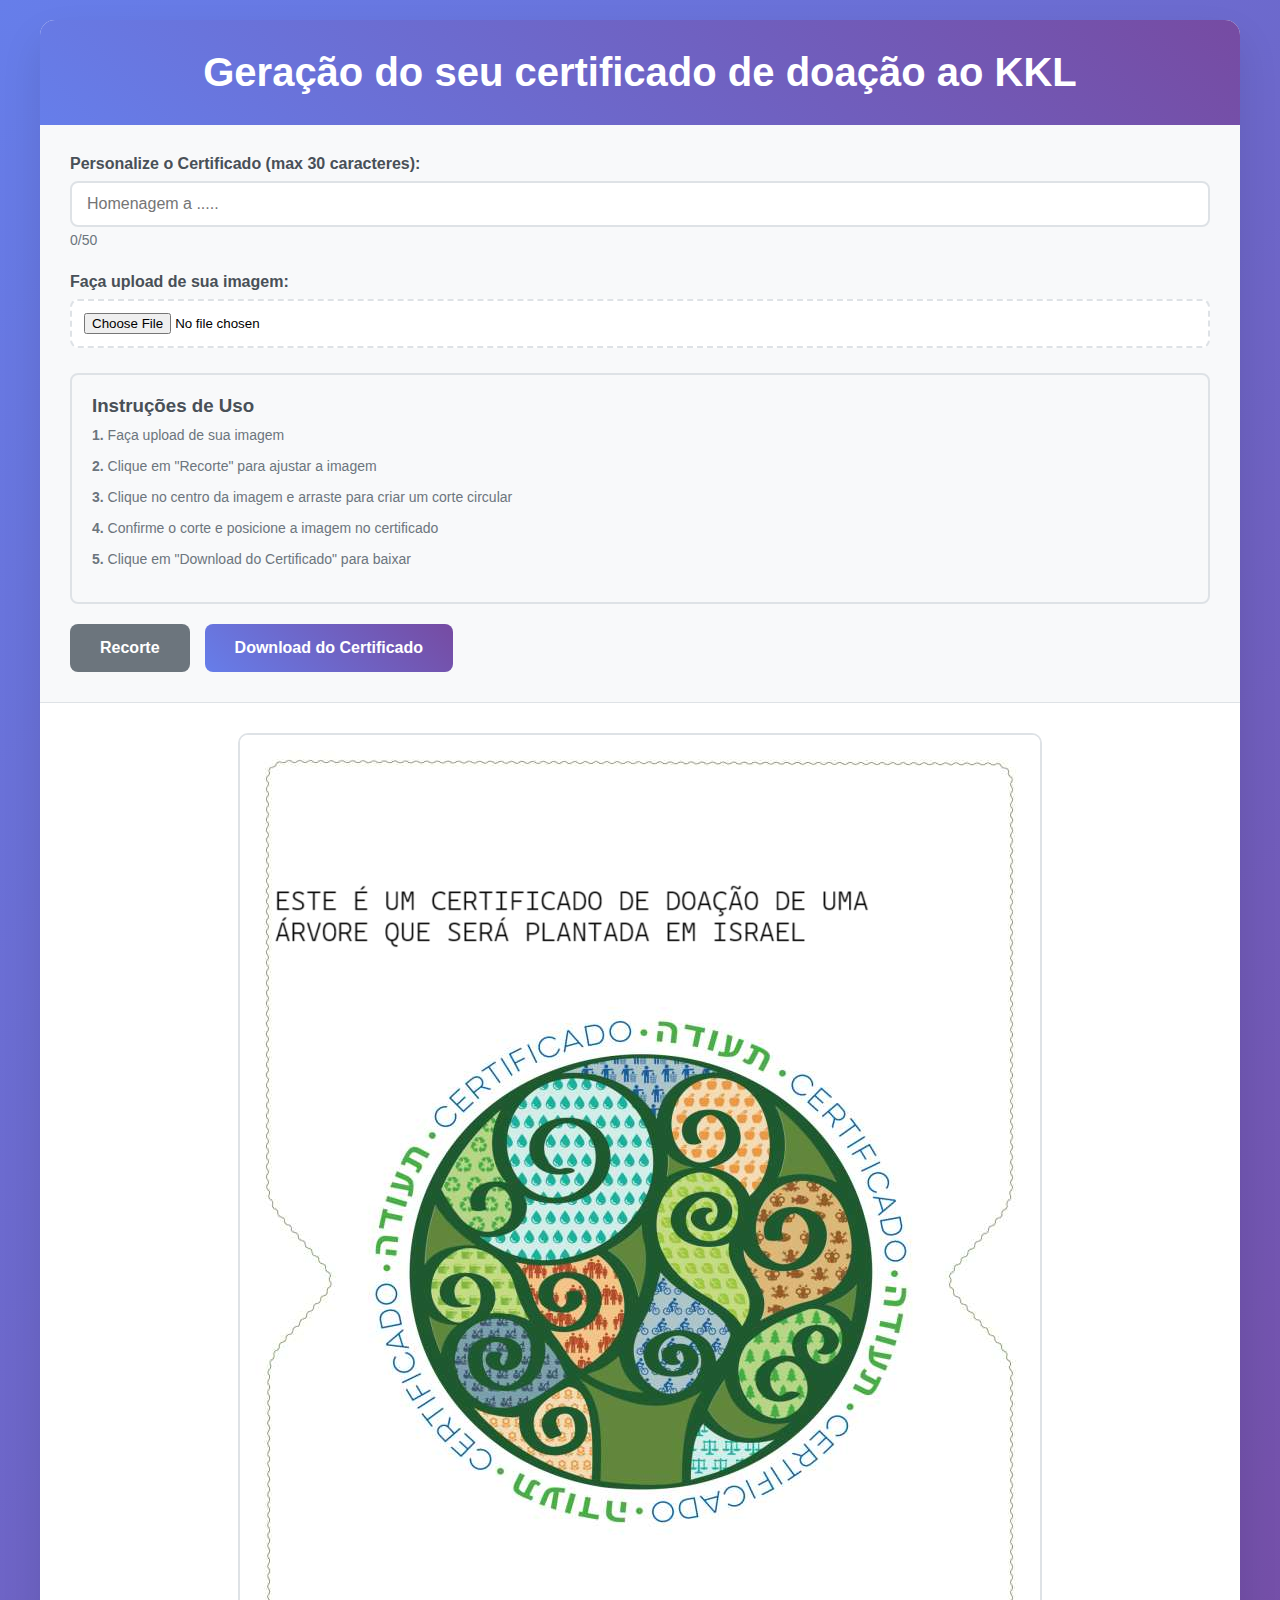
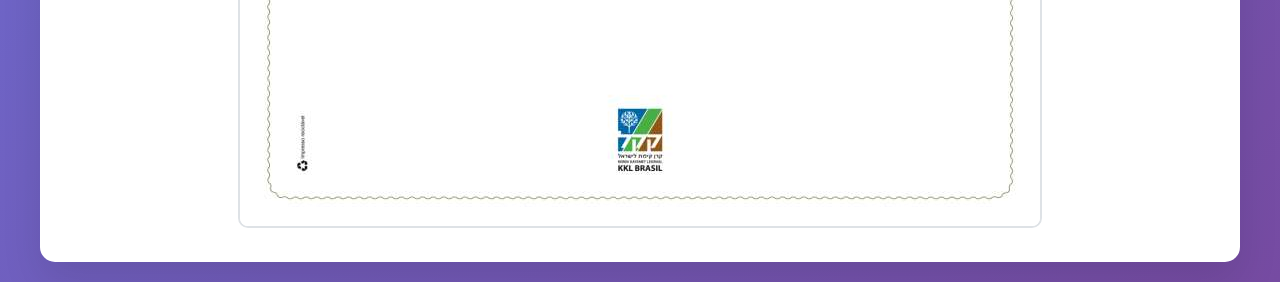
<file: index.html>
<!DOCTYPE html>
<html lang="en">
<head>
    <meta charset="UTF-8">
    <meta name="viewport" content="width=device-width, initial-scale=1.0">
    <title>Certificate Generator</title>
    <link rel="stylesheet" href="style.css">
</head>
<body>
    <div class="container">
        <h1>Geração do seu certificado de doação ao KKL</h1>
        
        <div class="controls">
            <div class="input-group">
                <label for="certificateText">Personalize o Certificado (max 30 caracteres):</label>
                <input type="text" id="certificateText" maxlength="50" placeholder="Homenagem a .....">
                <span class="char-counter">0/30</span>
            </div>
            
            <div class="input-group">
                <label for="imageUpload">Faça upload de sua imagem:</label>
                <input type="file" id="imageUpload" accept="image/*">
            </div>
            
            <div class="crop-controls" id="cropControls">
                <h3>Instruções de Uso</h3>
                <p><strong>1.</strong> Faça upload de sua imagem</p>
                <p><strong>2.</strong> Clique em "Recorte" para ajustar a imagem</p>
                <p><strong>3.</strong> Clique no centro da imagem e arraste para criar um corte circular</p>
                <p><strong>4.</strong> Confirme o corte e posicione a imagem no certificado</p>
                <p><strong>5.</strong> Clique em "Download do Certificado" para baixar</p>

                <div class="crop-buttons" id="cropButtons" style="display: none;">
                    <button id="confirmCropBtn">Confirme o  Corte</button>
                    <button id="cancelCropBtn">Cancele</button>
                </div>
            </div>
            
            <div class="action-buttons">
                <button id="cropBtn" disabled>Recorte</button>
                <button id="downloadBtn" disabled>Download do Certificado</button>
            </div>
        </div>
        
        <div class="certificate-preview">
            <canvas id="certificateCanvas" width="800" height="600"></canvas>
            <div id="dragHandle" class="drag-handle" style="display: none;"></div>
        </div>
    </div>
    
    <script src="script.js"></script>
</body>
</html>
</file>
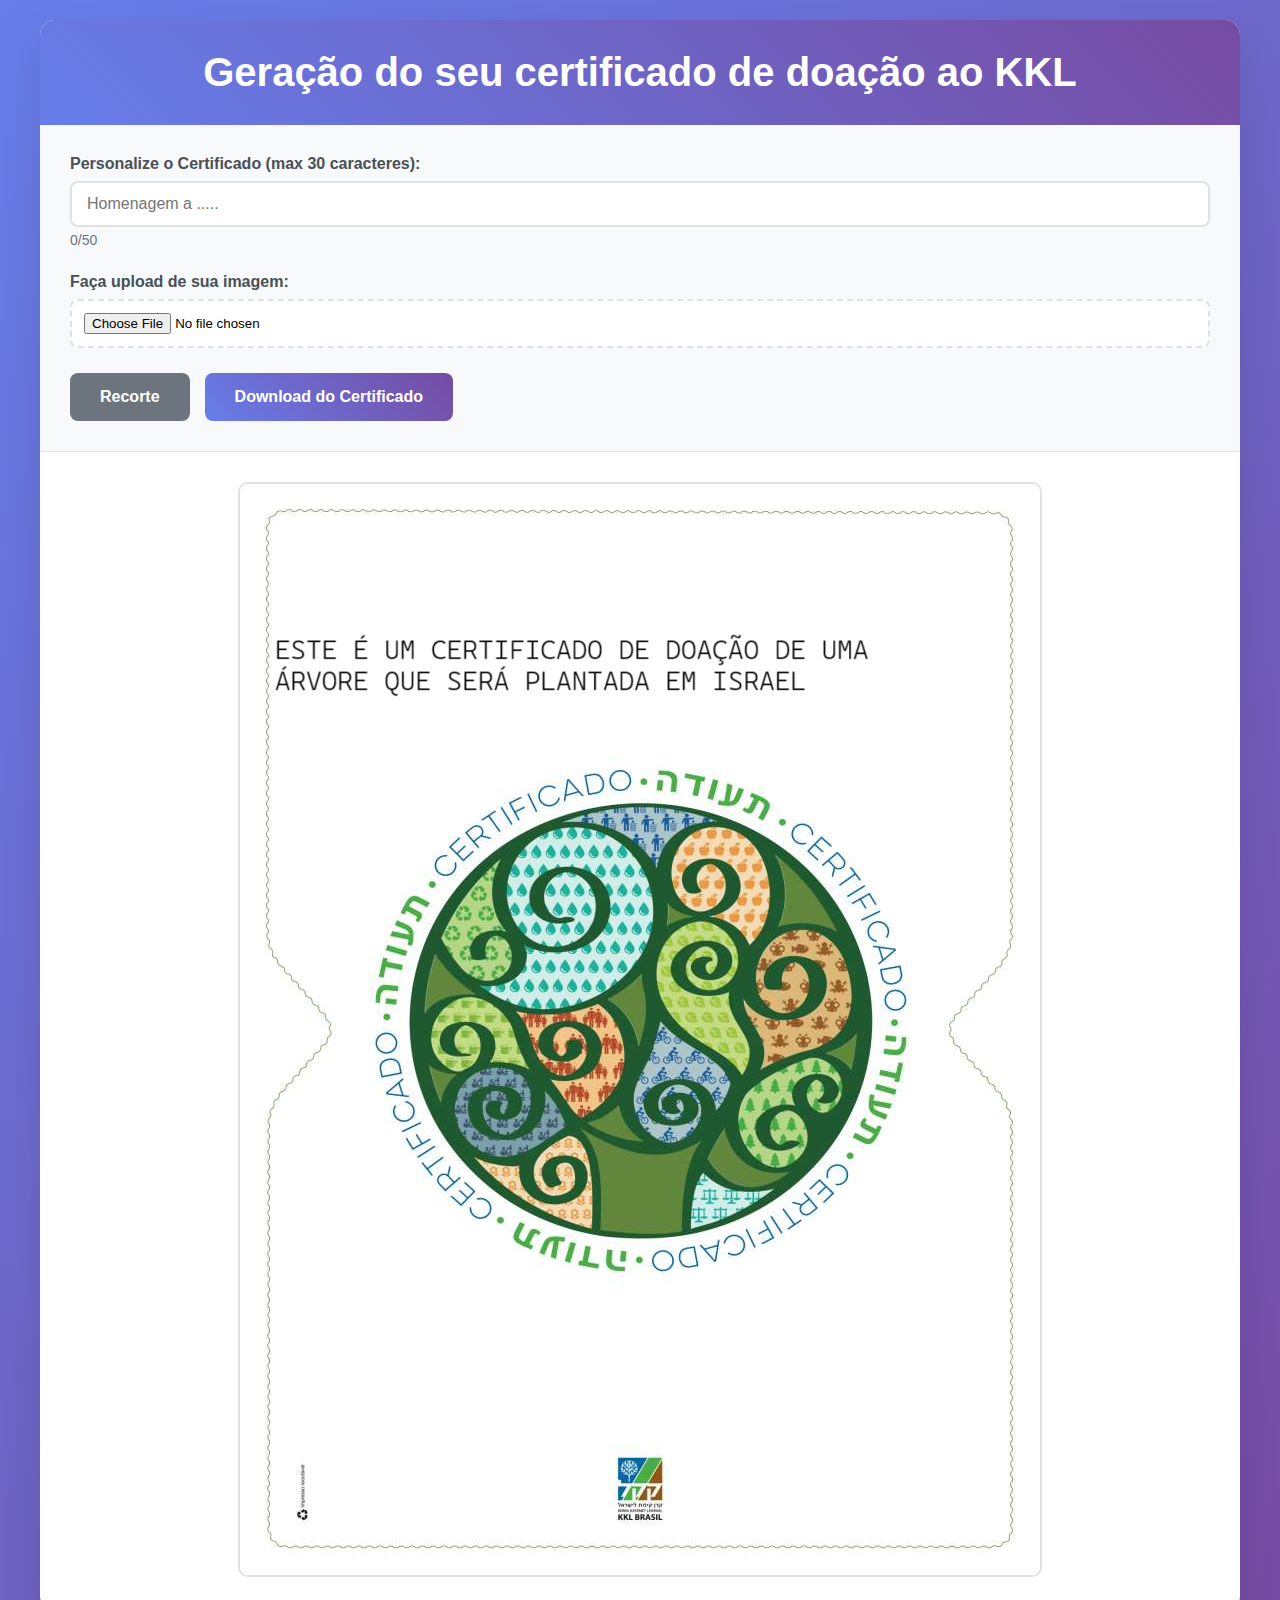
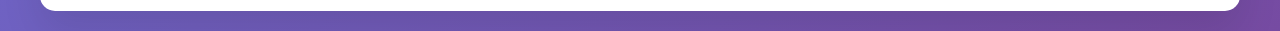
<file: index1.html>
<!DOCTYPE html>
<html lang="en">
<head>
    <meta charset="UTF-8">
    <meta name="viewport" content="width=device-width, initial-scale=1.0">
    <title>Certificate Generator</title>
    <link rel="stylesheet" href="style.css">
</head>
<body>
    <div class="container">
        <h1>Geração do seu certificado de doação ao KKL</h1>
        
        <div class="controls">
            <div class="input-group">
                <label for="certificateText">Personalize o Certificado (max 30 caracteres):</label>
                <input type="text" id="certificateText" maxlength="50" placeholder="Homenagem a .....">
                <span class="char-counter">0/30</span>
            </div>
            
            <div class="input-group">
                <label for="imageUpload">Faça upload de sua imagem:</label>
                <input type="file" id="imageUpload" accept="image/*">
            </div>
            
            <div class="crop-controls" id="cropControls" style="display: none;">
                <h3>Ajuste da Imagem (Círculo)</h3>
                <p>Clique e arreste para criar um corte circular em torno da área que deseja recortar.</p>
                <p>Após clicar em "Confirme o Corte", você poderá posicionar a imagem no certificado.</p>
                <p>Finalmente, clique em "Download do Certificado" para baixar o certificado finalizado.</p>

                <div class="crop-buttons">
                    <button id="confirmCropBtn">Confirme o  Corte</button>
                    <button id="cancelCropBtn">Cancele</button>
                </div>
            </div>
            
            <div class="action-buttons">
                <button id="cropBtn" disabled>Recorte</button>
                <button id="downloadBtn" disabled>Download do Certificado</button>
            </div>
        </div>
        
        <div class="certificate-preview">
            <canvas id="certificateCanvas" width="800" height="600"></canvas>
            <div id="dragHandle" class="drag-handle" style="display: none;"></div>
        </div>
    </div>
    
    <script src="script.js"></script>
</body>
</html>
</file>
<file: style.css>
* {
    margin: 0;
    padding: 0;
    box-sizing: border-box;
}

body {
    font-family: 'Arial', sans-serif;
    background: linear-gradient(135deg, #667eea 0%, #764ba2 100%);
    min-height: 100vh;
    padding: 20px;
}

.container {
    max-width: 1200px;
    margin: 0 auto;
    background: white;
    border-radius: 15px;
    box-shadow: 0 20px 40px rgba(0, 0, 0, 0.1);
    overflow: hidden;
}

h1 {
    text-align: center;
    padding: 30px;
    background: linear-gradient(45deg, #667eea, #764ba2);
    color: white;
    font-size: 2.5rem;
    margin: 0;
}

.controls {
    padding: 30px;
    background: #f8f9fa;
    border-bottom: 1px solid #dee2e6;
}

.input-group {
    margin-bottom: 25px;
}

.input-group label {
    display: block;
    margin-bottom: 8px;
    font-weight: 600;
    color: #495057;
}

.input-group input[type="text"] {
    width: 100%;
    padding: 12px 15px;
    border: 2px solid #dee2e6;
    border-radius: 8px;
    font-size: 16px;
    transition: border-color 0.3s ease;
}

.input-group input[type="text"]:focus {
    outline: none;
    border-color: #667eea;
}

.char-counter {
    font-size: 14px;
    color: #6c757d;
    margin-top: 5px;
    display: block;
}

.input-group input[type="file"] {
    width: 100%;
    padding: 12px;
    border: 2px dashed #dee2e6;
    border-radius: 8px;
    background: white;
    cursor: pointer;
    transition: border-color 0.3s ease;
}

.input-group input[type="file"]:hover {
    border-color: #667eea;
}

.crop-controls {
    background: #f8f9fa;
    border: 2px solid #dee2e6;
    border-radius: 8px;
    padding: 20px;
    margin-bottom: 20px;
}

.crop-controls h3 {
    margin: 0 0 10px 0;
    color: #495057;
}

.crop-controls p {
    margin: 0 0 15px 0;
    color: #6c757d;
    font-size: 14px;
}

.crop-buttons {
    display: flex;
    gap: 10px;
}

.action-buttons {
    display: flex;
    gap: 15px;
}

.action-buttons button, .crop-buttons button {
    background: linear-gradient(45deg, #667eea, #764ba2);
    color: white;
    border: none;
    padding: 15px 30px;
    border-radius: 8px;
    font-size: 16px;
    font-weight: 600;
    cursor: pointer;
    transition: transform 0.2s ease;
}

.action-buttons button:hover:not(:disabled), .crop-buttons button:hover {
    transform: translateY(-2px);
}

.action-buttons button:disabled {
    background: #6c757d;
    cursor: not-allowed;
    transform: none;
}

#cancelCropBtn {
    background: linear-gradient(45deg, #dc3545, #c82333) !important;
}

.certificate-preview {
    padding: 30px;
    text-align: center;
    position: relative;
}

#certificateCanvas {
    border: 2px solid #dee2e6;
    border-radius: 10px;
    max-width: 100%;
    height: auto;
    cursor: crosshair;
}

.drag-handle {
    position: absolute;
    width: 20px;
    height: 20px;
    background: #667eea;
    border: 2px solid white;
    border-radius: 50%;
    cursor: grab;
    box-shadow: 0 2px 8px rgba(0, 0, 0, 0.3);
    z-index: 10;
}

.drag-handle:active {
    cursor: grabbing;
    background: #764ba2;
}

@media (max-width: 768px) {
    .container {
        margin: 10px;
        border-radius: 10px;
    }
    
    h1 {
        font-size: 2rem;
        padding: 20px;
    }
    
    .controls {
        padding: 20px;
    }
    
    .certificate-preview {
        padding: 20px;
    }
}
</file>
